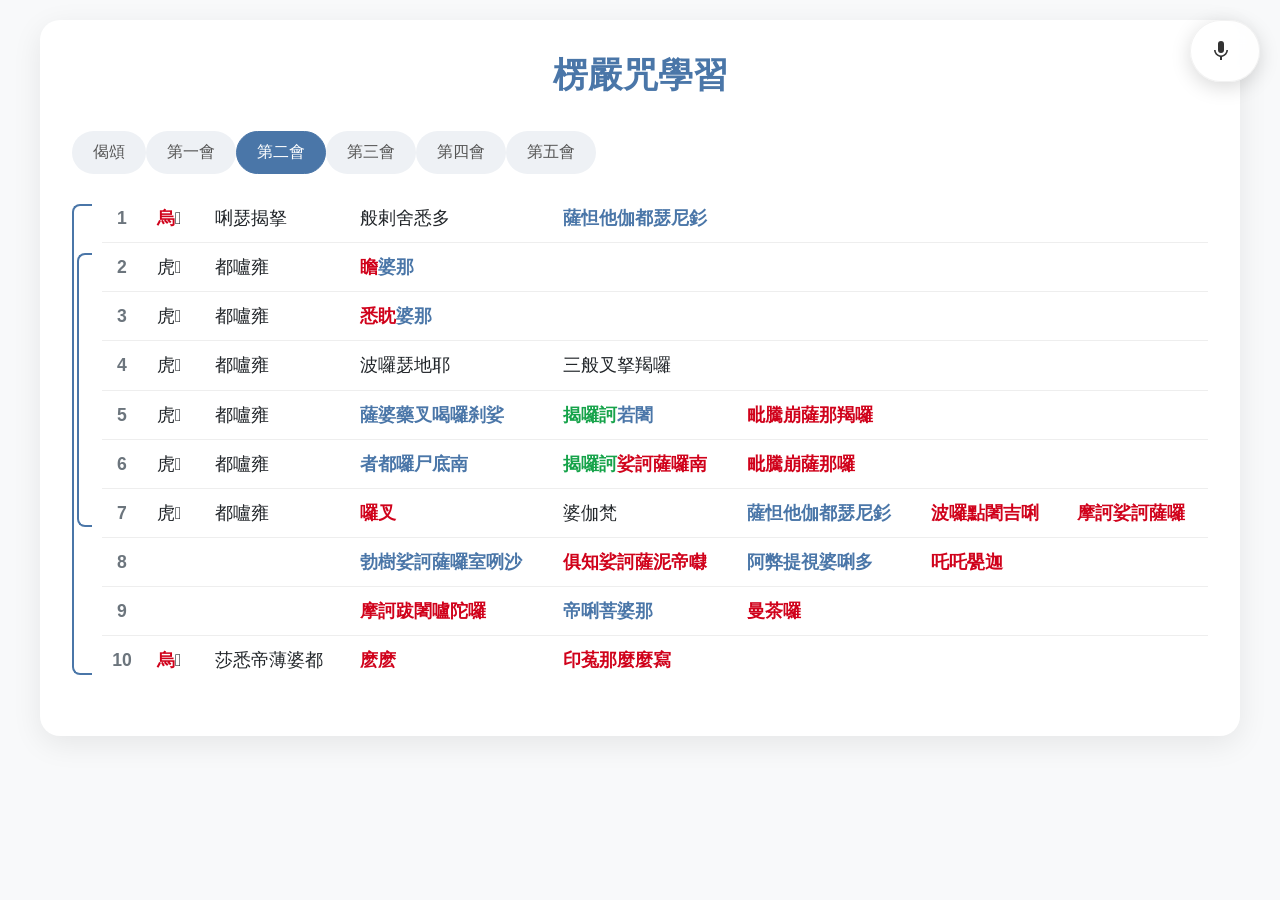
<file: audio/poe-preview.html>
<!DOCTYPE html>
<html lang="zh-Hant">
<head>
    <meta charset="UTF-8">
    <meta name="viewport" content="width=device-width, initial-scale=1.0">
    <title>楞嚴咒 - 聆聽與隨身錄音</title>
    <link rel="icon" href="data:image/svg+xml,<svg xmlns=%22http://www.w3.org/2000/svg%22 viewBox=%220 0 100 100%22><text y=%22.9em%22 font-size=%2290%22>行</text></svg>">
    <style>
        :root {
            --primary-color: #4a76a8;
            --secondary-color: #50e3c2;
            --accent-color: #f5a623;
            --bad-color: #d0021b;
            --light-bg: #f8f9fa;
            --text-dark: #212529;
            --text-light: #6c757d;
            --border-color: #dee2e6;
            --white-bg: #ffffff;
            --excellent-color: #16a34a; /* Green */
        }
        * { margin: 0; padding: 0; box-sizing: border-box; }
        body {
            font-family: -apple-system, BlinkMacSystemFont, 'Segoe UI', Roboto, 'Helvetica Neue', Arial, sans-serif;
            background-color: var(--light-bg);
            display: flex;
            flex-direction: column;
            align-items: center;
            padding: 20px;
            color: var(--text-dark);
        }
        .main-container {
            width: 100%;
            max-width: 1200px;
            display: flex;
            flex-direction: column;
            gap: 2rem;
        }
        .learning-section {
            background: var(--white-bg);
            border-radius: 20px;
            padding: 2rem;
            box-shadow: 0 8px 30px rgba(0, 0, 0, 0.08);
            width: 100%;
        }
        .app-header {
            text-align: center;
            margin-bottom: 2rem;
        }
        .app-header h1 {
            font-size: 2.2rem;
            color: var(--primary-color);
        }
        .section-selector { display: flex; gap: 10px; margin-bottom: 20px; flex-wrap: wrap; justify-content: center; border-bottom: 1px solid var(--border-color); padding-bottom: 20px; }
        .section-btn { background: #eef1f5; border: 1px solid transparent; border-radius: 25px; color: #555; padding: 10px 20px; font-size: 16px; cursor: pointer; transition: all 0.3s ease; }
        .section-btn:hover { background: #e0e6ef; }
        .section-btn.active { background: var(--primary-color); color: white; border-color: var(--primary-color); }
        .mantra-display-grid { display: grid; grid-template-columns: repeat(auto-fit, minmax(280px, 1fr)); gap: 15px; padding: 20px 0; }
        .mantra-sentence-grid { padding: 15px; background: var(--light-bg); border-radius: 10px; cursor: pointer; transition: background-color 0.3s ease; border: 1px solid var(--border-color); text-align: center; }
        .mantra-sentence-grid:hover { background-color: #eaf2ff; }
        .mantra-sentence-grid.selected { background-color: #d1e3ff; border-color: var(--primary-color); }
        .table-layout-container { width: 100%; margin: 20px 0; position: relative; }
        .brace-wrapper { position: absolute; left: 0; top: 0; bottom: 0; width: 25px; pointer-events: none; }
        .brace { position: absolute; border: 2px solid var(--primary-color); border-right: none; border-radius: 8px 0 0 8px; }
        #brace-long { left: 0; width: 20px; }
        #brace-short { left: 5px; width: 15px; }
        .table-rows-wrapper { padding-left: 30px; }
        .mantra-table { width: 100%; border-collapse: collapse; }
        .mantra-table tr { cursor: pointer; transition: background-color 0.2s; border-bottom: 1px solid #eee; }
        .mantra-table tr:last-child { border-bottom: none; }
        .mantra-table tr:hover { background-color: #f7faff; }
        .mantra-table tr.selected { background-color: #d1e3ff; }
        .mantra-table td { font-size: 1.1em; line-height: 1.6; white-space: nowrap; padding: 10px 15px; text-align: left; }
        .mantra-table td.line-number { width: 40px; text-align: center; font-weight: bold; color: var(--text-light); flex-shrink: 0; padding: 10px 5px; }
        .c-red { color: var(--bad-color); font-weight: bold; }
        .c-green { color: var(--excellent-color); font-weight: bold; }
        .c-blue { color: var(--primary-color); font-weight: bold; }

        .floating-recorder {
            position: fixed;
            top: 20px;
            right: 20px;
            z-index: 1000;
            background: rgba(255, 255, 255, 0.85);
            backdrop-filter: blur(10px);
            -webkit-backdrop-filter: blur(10px);
            border: 1px solid rgba(0,0,0,0.05);
            border-radius: 50px;
            box-shadow: 0 5px 20px rgba(0,0,0,0.15);
            display: flex;
            align-items: center;
            padding: 8px;
            transition: all 0.4s cubic-bezier(0.25, 1, 0.5, 1);
            cursor: move;
        }
        .recorder-controls {
            display: flex;
            align-items: center;
            gap: 8px;
        }
        .recorder-btn {
            background: none;
            border: none;
            cursor: pointer;
            width: 44px;
            height: 44px;
            border-radius: 50%;
            display: flex;
            align-items: center;
            justify-content: center;
            transition: background-color 0.2s;
        }
        .recorder-btn:hover:not(:disabled) {
            background-color: rgba(0,0,0,0.05);
        }
        .recorder-btn svg {
            width: 24px;
            height: 24px;
            fill: #333;
        }
        #recordBtn.recording svg {
            fill: var(--bad-color);
        }
        #recordBtn.recording {
            animation: recordingPulse 1.2s infinite;
        }
        @keyframes recordingPulse { 0% { opacity: 1; } 50% { opacity: 0.7; } }
        .recorder-btn:disabled, .overlay-text-btn:disabled {
            opacity: 0.4;
            cursor: not-allowed;
        }
        .playback-controls {
            display: flex;
            align-items: center;
            gap: 8px;
            max-width: 0;
            opacity: 0;
            overflow: hidden;
            transition: max-width 0.5s ease-in-out, opacity 0.3s ease-in-out;
        }
        .playback-controls.visible {
            max-width: 500px; /* A large enough value */
            opacity: 1;
        }
        .overlay-text-btn {
            background: #e9ecef;
            border: 1px solid var(--border-color);
            border-radius: 25px;
            padding: 8px 16px;
            font-size: 0.9rem;
            font-weight: 500;
            cursor: pointer;
            transition: all 0.2s;
            white-space: nowrap;
        }
        .overlay-text-btn:hover:not(:disabled) {
            background-color: #d1e3ff;
            border-color: var(--primary-color);
        }
        .volume-controls-wrapper {
            position: absolute;
            top: calc(100% + 10px);
            right: 0;
            opacity: 0;
            transform: translateY(-10px);
            pointer-events: none;
            transition: opacity 0.3s, transform 0.3s ease;
        }
        .volume-controls-wrapper.visible {
            opacity: 1;
            transform: translateY(0);
            pointer-events: auto;
        }
        .volume-controls { 
            background: var(--white-bg);
            border-radius: 12px;
            padding: 12px;
            box-shadow: 0 5px 15px rgba(0,0,0,0.1);
            display: flex; 
            gap: 1rem; 
            align-items: center; 
            justify-content: center; 
        }
        .volume-control { display: flex; align-items: center; gap: 8px; font-size: 0.9rem; color: var(--text-light); }
        .volume-control input[type="range"] { 
            -webkit-appearance: none; appearance: none; 
            width: 100px; height: 6px; 
            background: #e9ecef; 
            border-radius: 3px; outline: none;
            background-image: linear-gradient(var(--primary-color), var(--primary-color));
            background-repeat: no-repeat;
        }
        .volume-control input[type="range"]::-webkit-slider-thumb { -webkit-appearance: none; appearance: none; width: 18px; height: 18px; background: var(--primary-color); cursor: pointer; border-radius: 50%; border: 2px solid var(--white-bg); box-shadow: 0 1px 3px rgba(0,0,0,0.2);}
        .volume-control input[type="range"]::-moz-range-thumb { width: 18px; height: 18px; background: var(--primary-color); cursor: pointer; border-radius: 50%; border: 2px solid var(--white-bg); box-shadow: 0 1px 3px rgba(0,0,0,0.2);}
    </style>
</head>
<body>
    <div class="main-container">
        <section class="learning-section">
            <div class="app-header">
                <h1>楞嚴咒學習</h1>
            </div>
            <div id="sectionSelector"></div>
            <div id="mantraDisplay"><p>請選擇一個會別開始學習！</p></div>
        </section>
    </div>
    
    <div class="floating-recorder" id="floatingRecorder">
        <div class="recorder-controls">
            <button class="recorder-btn" id="recordBtn" title="開始/停止錄音">
                <svg viewBox="0 0 24 24" fill="currentColor"><path d="M12 14a3 3 0 0 0 3-3V5a3 3 0 0 0-6 0v6a3 3 0 0 0 3 3zm5.4-3a5.4 5.4 0 0 1-10.8 0H5a7 7 0 0 0 6 6.93V21h2v-3.07A7 7 0 0 0 19 11h-1.6z"></path></svg>
            </button>
            <div class="playback-controls" id="playbackControls">
                <button class="recorder-btn" id="playMyRecBtn" title="播放我的錄音">
                     <svg viewBox="0 0 24 24" fill="currentColor"><path d="M8 5v14l11-7z"></path></svg>
                </button>
                <button class="overlay-text-btn" id="playOverlayBtn" title="與範本重疊播放">與範本重疊</button>
            </div>
        </div>
        <div class="volume-controls-wrapper" id="volumeControlsWrapper">
            <div class="volume-controls">
                <div class="volume-control"><span>範本</span><input type="range" id="templateVolume" min="0" max="1" step="0.1" value="1"></div>
                <div class="volume-control"><span>我的</span><input type="range" id="micVolume" min="0" max="1" step="0.1" value="1"></div>
            </div>
        </div>
    </div>
    
    <audio id="standardAudioPlayer"></audio>
    <audio id="userAudioPlayer"></audio>

    <script>
    const fullMantraData = {
        'verses': [
            { lineNumber: 1, columns: ['妙湛總持不動尊'], pinyin: 'miào zhàn zǒng chí bù dòng zūn', audioSrc: 'audio/section0_line01.mp3' },
            { lineNumber: 2, columns: ['首楞嚴王世希有'], pinyin: 'shǒu léng yán wáng shì xī yǒu', audioSrc: 'audio/section0_line02.mp3' },
        ],
        'assembly1': [
            { lineNumber: 1, columns: ['南無薩怛他 蘇伽多耶 阿囉訶帝 三藐三菩陀寫'], pinyin: 'nán mó sà dàn tuō sū qié duō yē ā là hē dì sān miǎo sān pú tuó xiě', audioSrc: 'audio/section1_line1.mp3' },
        ],
        'assembly2': [
            { lineNumber: 1, columns: ['<span class="c-red">烏</span>𤙖', '唎瑟揭拏', '般剌舍悉多', '<span class="c-blue">薩怛他伽都瑟尼釤</span>'], pinyin: 'wū xìn, lì shai jiē ná, bo la shē xi duo, sa dan tuō, qiē dū shai ní shān', audioSrc: 'audio/section2_line1.mp3' },
            { lineNumber: 2, columns: ['虎𤙖', '都嚧雍', '<span class="c-red">瞻</span><span class="c-blue">婆那</span>'], pinyin: 'hǔ xìn, dū lú yōng, zhān pó nà', audioSrc: 'audio/section2_line2.mp3' },
            { lineNumber: 3, columns: ['虎𤙖', '都嚧雍', '<span class="c-red">悉眈</span><span class="c-blue">婆那</span>'], pinyin: 'hǔ xìn, dū lú yōng, xī dān pó nà', audioSrc: 'audio/section2_line3.mp3' },
            { lineNumber: 4, columns: ['虎𤙖', '都嚧雍', '波囉瑟地耶', '三般叉拏羯囉'], pinyin: 'hǔ xìn, dū lú yōng, bo la shai di ye, san bo cha, na jie la', audioSrc: 'audio/section2_line4.mp3'},
            { lineNumber: 5, columns: ['虎𤙖', '都嚧雍', '<span class="c-blue">薩婆藥叉喝囉刹娑</span>', '<span class="c-green">揭囉訶</span><span class="c-blue">若闍</span>', '<span class="c-red">毗騰崩薩那羯囉</span>'], pinyin: 'hǔ xìn, dū lú yōng, sa po yao cha, he la cha suo, jiē la he ruò shé, pí téng bēng sà nà jiē là', audioSrc: 'audio/section2_line5.mp3' },
            { lineNumber: 6, columns: ['虎𤙖', '都嚧雍', '<span class="c-blue">者都囉尸底南</span>', '<span class="c-green">揭囉訶</span><span class="c-red">娑訶薩囉南</span>', '<span class="c-red">毗騰崩薩那囉</span>'], pinyin: 'hǔ xìn, dū lú yōng, zhě dū là, shī dǐ nán, jiē la hē, suō hē sà la nán, pí téng bēng sà nà la', audioSrc: 'audio/section2_line6.mp3' },
            { lineNumber: 7, columns: ['虎𤙖', '都嚧雍', '<span class="c-red">囉叉</span>', '婆伽梵', '<span class="c-blue">薩怛他伽都瑟尼釤</span>', '<span class="c-red">波囉點闍吉唎</span>', '<span class="c-red">摩訶娑訶薩囉</span>'], pinyin: 'hǔ xìn, dū lú yōng, là chā, pó qié fàn, sa dan tuō, qiē dū shai ní shān, bō là diǎn, shé jí lì, mó hē suō hē sà la', audioSrc: 'audio/section2_line7.mp3' },
            { lineNumber: 8, columns: ['', '', '<span class="c-blue">勃樹娑訶薩囉室咧沙</span>', '<span class="c-red">俱知娑訶薩泥帝㘑</span>', '<span class="c-blue">阿弊提視婆唎多</span>', '<span class="c-red">吒吒甖迦</span>'], pinyin: 'bó shù suō hē sà la, shì lì shā, jù zhī suō hē sà ní, dì lì e bí tí shì pó, lì duō, zhà zhà yīng jiā', audioSrc: 'audio/section2_line8.mp3' },
            { lineNumber: 9, columns: ['', '', '<span class="c-red">摩訶跋闍嚧陀囉</span>', '<span class="c-blue">帝唎菩婆那</span>', '<span class="c-red">曼茶囉</span>'], pinyin: 'mó hē bá shé lú tuó là, dì lì pú pó nà, màn chá la', audioSrc: 'audio/section2_line9.mp3' },
            { lineNumber: 10, columns: ['<span class="c-red">烏</span>𤙖', '莎悉帝薄婆都', '<span class="c-red">麽麽</span>', '<span class="c-red">印菟那麼麼寫</span>'], pinyin: 'wū xìn, suō xī dì, bó pó dū, mó mó, yìn tù nà mó mó xiě', audioSrc: 'audio/section2_line10.mp3' }
        ],
    };
    const sectionMap = {
        'verses': { name: '偈頌' },
        'assembly1': { name: '第一會' },
        'assembly2': { name: '第二會' },
        'assembly3': { name: '第三會' },
        'assembly4': { name: '第四會' },
        'assembly5': { name: '第五會' },
    };
    
    class LengyanApp {
        constructor() {
            this.gameState = {
                currentAssemblyId: 'assembly2', 
                currentLineIndex: null,
                lastSelectedAudioSrc: null,
                isRecording: false,
                mediaRecorder: null,
                userAudioBlob: null,
                dragState: { isDragging: false, startX: 0, startY: 0, initialLeft: 0, initialTop: 0 },
            };
            this.elements = {
                sectionSelector: document.getElementById('sectionSelector'),
                mantraDisplay: document.getElementById('mantraDisplay'),
                floatingRecorder: document.getElementById('floatingRecorder'),
                recordBtn: document.getElementById('recordBtn'),
                playbackControls: document.getElementById('playbackControls'),
                playMyRecBtn: document.getElementById('playMyRecBtn'),
                playOverlayBtn: document.getElementById('playOverlayBtn'),
                volumeControlsWrapper: document.getElementById('volumeControlsWrapper'),
                templateVolume: document.getElementById('templateVolume'),
                micVolume: document.getElementById('micVolume'),
                standardAudioPlayer: document.getElementById('standardAudioPlayer'),
                userAudioPlayer: document.getElementById('userAudioPlayer'),
            };
        }

        init() {
            this.renderSectionSelector();
            this.loadAssembly(this.gameState.currentAssemblyId);
            this.setupEventListeners();
            this.loadVolumeSettings();
        }
        
        setupEventListeners() {
            this.elements.sectionSelector.addEventListener("click", this.handleSectionClick.bind(this));
            this.elements.mantraDisplay.addEventListener("click", this.handleMantraDisplayClick.bind(this));
            this.elements.recordBtn.addEventListener('click', this.toggleGlobalRecording.bind(this));
            this.elements.playMyRecBtn.addEventListener('click', this.playUserRecording.bind(this));
            this.elements.playOverlayBtn.addEventListener('click', this.playOverlay.bind(this));
            this.elements.templateVolume.addEventListener('input', e => this.updateVolumeSliderStyle(e.target));
            this.elements.micVolume.addEventListener('input', e => this.updateVolumeSliderStyle(e.target));
            
            // Drag and Drop Listeners
            this.elements.floatingRecorder.addEventListener('mousedown', this.onDragStart.bind(this));
            document.addEventListener('mousemove', this.onDrag.bind(this));
            document.addEventListener('mouseup', this.onDragEnd.bind(this));
            this.elements.floatingRecorder.addEventListener('touchstart', this.onDragStart.bind(this), { passive: false });
            document.addEventListener('touchmove', this.onDrag.bind(this), { passive: false });
            document.addEventListener('touchend', this.onDragEnd.bind(this));
        }

        handleSectionClick(e) { const sectionBtn = e.target.closest(".section-btn"); if (sectionBtn) this.loadAssembly(sectionBtn.dataset.id); }
        handleMantraDisplayClick(e) { const sentenceEl = e.target.closest("tr, .mantra-sentence-grid"); if (sentenceEl) this.handleMantraClick(parseInt(sentenceEl.dataset.index)); }
        
        loadAssembly(assemblyId) { this.gameState.currentAssemblyId = assemblyId; this.gameState.currentLineIndex = null; this.renderMantraView(); this.elements.sectionSelector.querySelectorAll('.section-btn').forEach(btn => { btn.classList.toggle('active', btn.dataset.id === assemblyId); }); }
        renderMantraView() { const { currentAssemblyId, currentLineIndex } = this.gameState; const data = fullMantraData[currentAssemblyId]; if (!data || data.length === 0) { this.elements.mantraDisplay.innerHTML = `<p style="text-align:center; padding: 2rem;">此會別內容尚未建立。</p>`; return; }; if (currentAssemblyId === 'assembly2') { this.renderMantraAsTable(data, currentLineIndex); } else { this.renderMantraAsGrid(data, currentLineIndex); } }
        renderSectionSelector() { this.elements.sectionSelector.innerHTML = Object.entries(sectionMap) .map(([id, {name}]) => `<button class="section-btn ${id === this.gameState.currentAssemblyId ? 'active' : ''}" data-id="${id}">${name}</button>`) .join(''); }
        renderMantraAsTable(data, selectedIndex) { this.elements.mantraDisplay.className = 'table-layout-container'; let rowHtml = data.map((item, index) => { const cellsHTML = item.columns.map(chunk => `<td>${chunk || ''}</td>`).join(''); return `<tr class="${index === selectedIndex ? 'selected' : ''}" data-index="${index}"> <td class="line-number">${item.lineNumber}</td> ${cellsHTML} </tr>`; }).join(''); this.elements.mantraDisplay.innerHTML = ` <div class="brace-wrapper"> <div id="brace-long" class="brace"></div> <div id="brace-short" class="brace"></div> </div> <div class="table-rows-wrapper"> <table class="mantra-table"><tbody>${rowHtml}</tbody></table> </div>`; requestAnimationFrame(() => this.updateBracePositions()); }
        renderMantraAsGrid(data, selectedIndex) { this.elements.mantraDisplay.className = 'mantra-display-grid'; this.elements.mantraDisplay.innerHTML = data.map((item, index) => `<div class="mantra-sentence-grid ${index === selectedIndex ? 'selected' : ''}" data-index="${index}">${item.columns.join(' ')}</div>` ).join(''); }
        updateBracePositions() { if (this.gameState.currentAssemblyId !== 'assembly2') return; const container = this.elements.mantraDisplay; const braceLong = container.querySelector('#brace-long'); const braceShort = container.querySelector('#brace-short'); const rows = container.querySelectorAll('.mantra-table tr'); if (rows.length < 10 || !braceLong || !braceShort) return; const [row1, row2, , , , , row7, , , row10] = rows; const top1 = row1.offsetTop + row1.offsetHeight * 0.2; const bottom10 = row10.offsetTop + row10.offsetHeight * 0.8; braceLong.style.top = `${top1}px`; braceLong.style.height = `${bottom10 - top1}px`; const top2 = row2.offsetTop + row2.offsetHeight * 0.2; const bottom7 = row7.offsetTop + row7.offsetHeight * 0.8; braceShort.style.top = `${top2}px`; braceShort.style.height = `${bottom7 - top2}px`; }
        
        loadVolumeSettings() {
            const templateVol = localStorage.getItem('templateVolume') || 1;
            const micVol = localStorage.getItem('micVolume') || 1;
            this.elements.templateVolume.value = templateVol;
            this.elements.micVolume.value = micVol;
            this.updateVolumeSliderStyle(this.elements.templateVolume);
            this.updateVolumeSliderStyle(this.elements.micVolume);
        }
        
        updateVolumeSliderStyle(slider) {
            const value = (slider.value - slider.min) / (slider.max - slider.min) * 100;
            slider.style.backgroundSize = `${value}% 100%`;
            if (slider.id === 'templateVolume') {
                 localStorage.setItem('templateVolume', slider.value);
                 this.elements.standardAudioPlayer.volume = slider.value;
            } else if (slider.id === 'micVolume') {
                 localStorage.setItem('micVolume', slider.value);
                 this.elements.userAudioPlayer.volume = slider.value;
            }
        }

        async handleMantraClick(index) {
            this.gameState.currentLineIndex = index;
            this.renderMantraView();
            
            const currentData = fullMantraData[this.gameState.currentAssemblyId]?.[index];
            if (!currentData || !currentData.audioSrc) return;
            
            this.gameState.lastSelectedAudioSrc = currentData.audioSrc;
            this.elements.playOverlayBtn.disabled = !this.gameState.userAudioBlob;


            try {
                this.elements.standardAudioPlayer.src = currentData.audioSrc;
                this.elements.standardAudioPlayer.play();
            } catch(e) {
                console.error("音檔播放錯誤:", e);
                alert(`無法播放音檔: ${currentData.audioSrc}`);
            }
        }

        toggleGlobalRecording() {
            if (this.gameState.isRecording) {
                this.stopGlobalRecording();
            } else {
                this.startGlobalRecording();
            }
        }

        async startGlobalRecording() {
            this.gameState.isRecording = true;
            this.elements.recordBtn.classList.add('recording');
            this.elements.playbackControls.classList.remove('visible');
            this.elements.volumeControlsWrapper.classList.remove('visible');

            try {
                const stream = await navigator.mediaDevices.getUserMedia({ audio: true });
                this.gameState.stream = stream;
                
                const recorder = new MediaRecorder(stream);
                this.gameState.mediaRecorder = recorder;
                let audioChunks = [];
                recorder.ondataavailable = event => audioChunks.push(event.data);
                recorder.onstop = () => {
                    this.gameState.userAudioBlob = new Blob(audioChunks, { type: "audio/webm" });
                    this.elements.playbackControls.classList.add('visible');
                };
                recorder.start();
            } catch (error) {
                alert("無法啟動麥克風，請檢查權限設定。");
                this.stopGlobalRecording();
            }
        }

        stopGlobalRecording() {
            if (!this.gameState.isRecording) return;
            if (this.gameState.mediaRecorder && this.gameState.mediaRecorder.state === "recording") {
                this.gameState.mediaRecorder.stop();
            }
            if (this.gameState.stream) {
                this.gameState.stream.getTracks().forEach(track => track.stop());
            }
            this.gameState.isRecording = false;
            this.elements.recordBtn.classList.remove('recording');
        }

        playUserRecording() {
            if (this.gameState.userAudioBlob) {
                const audioUrl = URL.createObjectURL(this.gameState.userAudioBlob);
                this.elements.userAudioPlayer.src = audioUrl;
                this.elements.userAudioPlayer.play();
            }
        }

        playOverlay() {
            if (!this.gameState.userAudioBlob || !this.gameState.lastSelectedAudioSrc) return;
            
            this.elements.volumeControlsWrapper.classList.toggle('visible');

            const userAudioUrl = URL.createObjectURL(this.gameState.userAudioBlob);
            this.elements.userAudioPlayer.src = userAudioUrl;
            this.elements.standardAudioPlayer.src = this.gameState.lastSelectedAudioSrc;

            this.elements.userAudioPlayer.play();
            this.elements.standardAudioPlayer.play();
        }

        onDragStart(e) {
            if (e.target.closest('button, input')) return;
            this.gameState.dragState.isDragging = true;
            const event = e.touches ? e.touches[0] : e;
            this.gameState.dragState.startX = event.clientX;
            this.gameState.dragState.startY = event.clientY;
            this.gameState.dragState.initialLeft = this.elements.floatingRecorder.offsetLeft;
            this.gameState.dragState.initialTop = this.elements.floatingRecorder.offsetTop;
            this.elements.floatingRecorder.style.transition = 'none'; // Disable transition during drag
        }

        onDrag(e) {
            if (!this.gameState.dragState.isDragging) return;
            e.preventDefault();
            const event = e.touches ? e.touches[0] : e;
            const dx = event.clientX - this.gameState.dragState.startX;
            const dy = event.clientY - this.gameState.dragState.startY;
            this.elements.floatingRecorder.style.left = `${this.gameState.dragState.initialLeft + dx}px`;
            this.elements.floatingRecorder.style.top = `${this.gameState.dragState.initialTop + dy}px`;
        }

        onDragEnd() {
            this.gameState.dragState.isDragging = false;
            this.elements.floatingRecorder.style.transition = 'all 0.4s cubic-bezier(0.25, 1, 0.5, 1)'; // Re-enable transition
        }
    }

    const app = new LengyanApp();
    window.addEventListener('load', () => app.init());
    </script>
</body>
</html>
</file>
